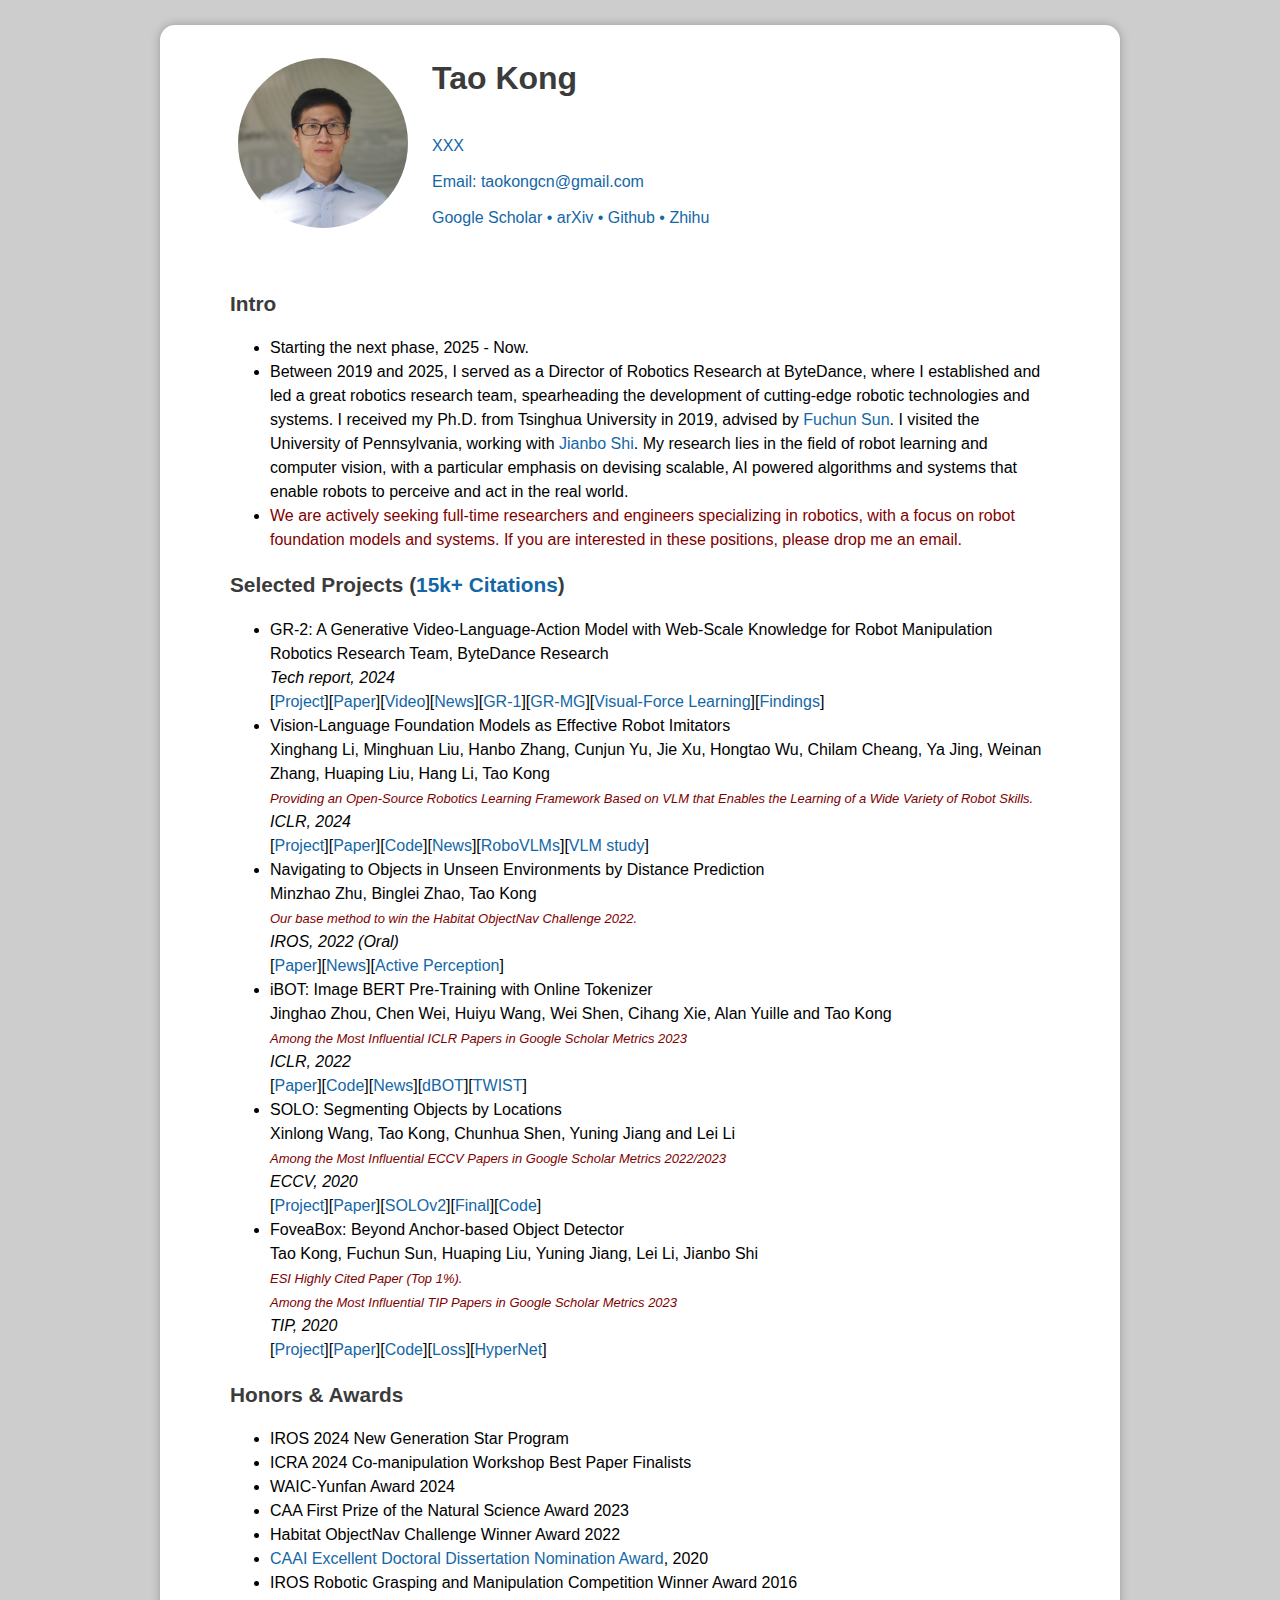
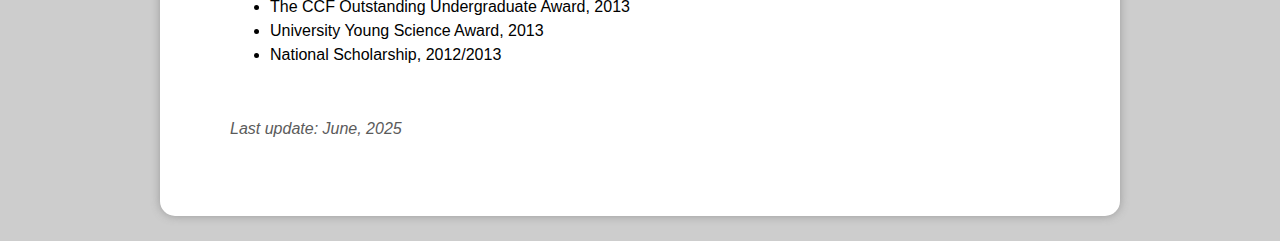
<file: index.html>
<html><head>
<title>Tao Kong</title>

<link href="https://stackpath.bootstrapcdn.com/bootstrap/4.1.3/css/bootstrap.min.css" rel="stylesheet" integrity="sha384-MCw98/SFnGE8fJT3GXwEOngsV7Zt27NXFoaoApmYm81iuXoPkFOJwJ8ERdknLPMO" crossorigin="anonymous">

<script src="https://code.jquery.com/jquery-3.1.1.slim.min.js" integrity="sha384-A7FZj7v+d/sdmMqp/nOQwliLvUsJfDHW+k9Omg/a/EheAdgtzNs3hpfag6Ed950n" crossorigin="anonymous"></script>

<style type="text/css">
 @import url("http://fonts.googleapis.com/css?family=Source+Sans+Pro:300,300italic,600,600italic");


	body
	{
	font-family:"Roboto",Helvetica,Arial,sans-serif;font-size:16px;line-height:1.5;font-weight:300;
    	background-color : #CDCDCD;
	}
    	.content
	{
    		width : 900px;
    		padding : 25px 30px;
    		margin : 25px auto;
    		background-color : #fff;
    		box-shadow: 0px 0px 10px #999;
    		border-radius: 15px; 
	}	
	table
	{
		padding: 5px;
	}
	
	table.pub_table,td.pub_td1,td.pub_td2
	{
		padding: 8px;
		width: 850px;
        border-collapse: separate;
        border-spacing: 15px;
        margin-top: -5px;
	}

	td.pub_td1
	{
		width:50px;
	}
    td.pub_td1 img
    {
        height:120px;
        width: 160px;
    }
	
	div#container
	{
		margin-left: auto;
		margin-right: auto;
		width: 820px;
		text-align: left;
		position: relative;
		background-color: #FFF;
	}
	div#DocInfo
	{
		color: #1367a7;
		height: 158px;
		margin-left: 20px;
	}
	h4,h3,h2,h1
	{
		color: #3B3B3B;
	}
	h2
	{
		font-size:130%;
	}
	p
	{
		color: #5B5B5B;
		margin-bottom: 50px;
	}
	p.caption
	{
		color: #9B9B9B;
		text-align: left;
		width: 600px;
	}
	p.caption2
	{
		color: #9B9B9B;
		text-align: left;
		width: 800px;
	}
	#header_img
	{
		position: absolute;
		top: 0px; right: 0px;
    }
	a:link,a:visited
	{
		color: #1367a7;
		text-decoration: none;
	}

    #mit_logo {
        position: absolute;
        left: 646px;
        top: 14px;
        width: 200px;
        height: 20px;
    }
   
    table.pub_table tr {
        outline: thin dotted #666666;
    }
    .papericon {
        border-radius: 8px; 
        -moz-box-shadow: 3px 3px 6px #888;
        -webkit-box-shadow: 3px 3px 6px #888;
        box-shadow: 3px 3px 6px #888;
        width: 180px;
	margin-top:5px;
	margin-left:5px;
	margin-bottom:5px;
    }

     .papericon_blank {

        width: 160px;
	margin-top:5px;
	margin-left:5px;
	margin-bottom:5px;
    }

    .media {
	outline: thin dotted #666666;
 	margin-bottom: 15px;	
	margin-left:10px;
    }
    .media-body {
	margin-top:5px;
	padding-left:20px;
    }
    .instructorphoto img {
	  width: 170px;
	  border-radius: 170px;
	  margin-bottom: 10px;
	}


.papers-selected h5, .papers-selected h4 { display : none; }
.papers-selected .publication { display : none; }
.paperhi-only { display : none; }
.papers-selected .paperhi { display : flex; }
.papers-selected .paperlo { display : none; }

.hidden>div {
	display:none;
}

.visible>div {
	display:block;
}
</style>
<!-- Global site tag (gtag.js) - Google Analytics -->
<script async src="https://www.googletagmanager.com/gtag/js?id=UA-23931362-2"></script>
<script>
  window.dataLayer = window.dataLayer || [];
  function gtag(){dataLayer.push(arguments);}
  gtag('js', new Date());

  gtag('config', 'UA-23931362-2');
</script>

<script type="text/javascript">
    var myPix = new Array("profile.jpg")
    function choosePic() {
        var randomNum = Math.floor(Math.random() * myPix.length);
        document.getElementById("myPicture").src = myPix[randomNum];
    };
</script>

<script>
$(document).ready(function() {
  $('.paperlo button').click(function() {
     $('.papers-container').addClass('papers-selected');
  });
  $('.paperhi button').click(function() {
     $('.papers-container').removeClass('papers-selected');
  });


	$('.text_container').addClass("hidden");

	$('.text_container').click(function() {
		var $this = $(this);

		if ($this.hasClass("hidden")) {
			$(this).removeClass("hidden").addClass("visible");
			$(this).removeClass("papericon");
		} else {
			$(this).removeClass("visible").addClass("hidden");
		}
	});


});
</script>

</head>

<body>
<div class="content">
	<div id="container">

	<table>
	<tbody><tr>
	<td><div class="instructorphoto"><img id="myPicture" src="profile.jpg" style="float:left;"></div></td>
	<script>choosePic();</script>
	<td>
	<div id="DocInfo">
		<h1>Tao Kong</h1><br>
        XXX<br><br>
        Email: <a href="mailto:taokongcn@gmail.com">taokongcn@gmail.com</a><br><br>
        <a href="https://scholar.google.com/citations?user=kSUXLPkAAAAJ&hl=en">Google Scholar</a> &bull; 
		<a href="https://arxiv.org/find/cs/1/au:+Kong_Tao/0/1/0/all/0/1">arXiv</a> &bull; 
		<a href="https://github.com/taokong">Github</a> &bull; 
		<a href="https://www.zhihu.com/people/kong-tao-72">Zhihu</a><br>
	</div><br>
    <!--
    <div id="mit_logo">
        <a href="http://www.mit.edu"><img src="image/mit.gif" height="170px" class="papericon" /></a>
    </div>
    -->
	</td>
	</tr>
	</tbody></table>
	<br>
	

<h2>Intro</h2>
<ul>
<li>​​Starting the next phase​, 2025 - Now.</li>
<li>Between 2019 and 2025, I served as a Director of Robotics Research at ByteDance, where I established and led a great robotics research team, 
	spearheading the development of cutting-edge robotic technologies and systems. 
    I received my Ph.D. from Tsinghua University in 2019, advised by <a href="https://scholar.google.com/citations?user=DbviELoAAAAJ&hl=en">Fuchun Sun</a>. 
    I visited the University of Pennsylvania, working with <a href="https://www.cis.upenn.edu/~jshi">Jianbo Shi</a>. 
	My research lies in the field of robot learning and computer vision, 
	with a particular emphasis on devising scalable, AI powered algorithms and systems that enable robots to perceive and act in the real world.
	<li><font color="#800000">We are actively seeking full-time researchers and engineers specializing in robotics, with a focus on robot foundation models and systems.
	If you are interested in these positions, please drop me an email.</a></font> </li>

</ul> 

<h2>Selected Projects (<a href="https://scholar.google.com/citations?hl=en&user=kSUXLPkAAAAJ&view_op=list_works&sortby=pubdate">15k+ Citations</a>)</h2>
<ul> 
      <li>
      <b>GR-2: A Generative Video-Language-Action Model with Web-Scale Knowledge for Robot Manipulation</b><br>
	     <font size=3px>
		Robotics Research Team, ByteDance Research<br>
	     	<i>Tech report, 2024 </i><br>
		     [<a href="https://gr2-manipulation.github.io">Project</a>][<a href="https://arxiv.org/pdf/2410.06158">Paper</a>][<a href="https://www.youtube.com/watch?v=FHH0r_QUmyo">Video</a>][<a href="https://mp.weixin.qq.com/s/h-69PKoCkPtj4_sq9589Tw">News</a>][<a href="https://gr1-manipulation.github.io/">GR-1</a>][<a href="https://arxiv.org/pdf/2408.14368">GR-MG</a>][<a href="https://arxiv.org/abs/2308.03624">Visual-Force Learning</a>][<a href="https://arxiv.org/abs/2308.03620">Findings</a>]<br>
	     </font>
	</li>

	<li>
      <b>Vision-Language Foundation Models as Effective Robot Imitators</b><br>
	     <font size=3px>
		     Xinghang Li, Minghuan Liu, Hanbo Zhang, Cunjun Yu, Jie Xu, Hongtao Wu, Chilam Cheang, Ya Jing, Weinan Zhang, Huaping Liu, Hang Li, Tao Kong<br>
		    <b><font size=2px><font color="#800000"><i>Providing an Open-Source Robotics Learning Framework Based on VLM that Enables the Learning of a Wide Variety of Robot Skills.</i></font></font></b> <br>
	     	     <i>ICLR, 2024 </i> <br>
		     [<a href="https://roboflamingo.github.io">Project</a>][<a href="https://arxiv.org/pdf/2311.01378">Paper</a>][<a href="https://github.com/RoboFlamingo/RoboFlamingo">Code</a>][<a href="https://mp.weixin.qq.com/s/rJ5nuV4Og_2BWJbLncHOiw">News</a>][<a href="https://robovlms.github.io">RoboVLMs</a>][<a href="https://arxiv.org/abs/2307.02469">VLM study</a>]<br>
	     </font>
	</li>
	
	<li>
      <b>Navigating to Objects in Unseen Environments by Distance Prediction</b><br>
             <font size=3px>
		     Minzhao Zhu, Binglei Zhao, Tao Kong<br>
		     <b><i><font color="#800000"><font size=2px>Our base method to win the Habitat ObjectNav Challenge 2022.</font></font></i></b> <br>
      		    <i>IROS, 2022 (Oral) </i> <br>
		     [<a href="https://arxiv.org/abs/2202.03735">Paper</a>][<a href="https://mp.weixin.qq.com/s/WxA9Y3U_eJSjqQfH1iXqHA">News</a>][<a href="https://arxiv.org/abs/2303.10936">Active Perception</a>]<br>
	     </font>
       </li>
	
	<li>
      <b>iBOT: Image BERT Pre-Training with Online Tokenizer</b><br>
	     <font size=3px>
		     Jinghao Zhou, Chen Wei, Huiyu Wang, Wei Shen, Cihang Xie, Alan Yuille and Tao Kong<br>
		     <b><font size=2px><font color="#800000"><i>Among the Most Influential ICLR Papers in Google Scholar Metrics 2023</i></font></font></b> <br>
		     <i>ICLR, 2022 </i> <br>
		     [<a href="https://arxiv.org/abs/2111.07832">Paper</a>][<a href="https://github.com/bytedance/ibot">Code</a>][<a href="https://mp.weixin.qq.com/s/TH7UazOVIhlk33d0Kvsgvg">News</a>][<a href="https://arxiv.org/abs/2209.03917">dBOT</a>][<a href="https://arxiv.org/abs/2110.07402">TWIST</a>]<br>
		</font> 
      </li>

      <li>
      <b>SOLO: Segmenting Objects by Locations</b><br>
	     <font size=3px>
		     Xinlong Wang, Tao Kong, Chunhua Shen, Yuning Jiang and Lei Li<br>
		     <b><font size=2px><font color="#800000"><i>Among the Most Influential ECCV Papers in Google Scholar Metrics 2022/2023</i></font></font></b> <br>
		     <i>ECCV, 2020 </i> <br>
		     [<a href="projects/solo">Project</a>][<a href="https://arxiv.org/abs/1912.04488">Paper</a>][<a href="https://arxiv.org/abs/2003.10152">SOLOv2</a>][<a href="https://arxiv.org/abs/2106.15947">Final</a>][<a href="https://github.com/WXinlong/SOLO">Code</a>]<br>
	      </font>
      </li>
	
      <li>
      <b>FoveaBox: Beyond Anchor-based Object Detector</b><br>
	     <font size=3px>
		     Tao Kong, Fuchun Sun, Huaping Liu, Yuning Jiang, Lei Li, Jianbo Shi<br>
		     <b><font size=2px><font color="#800000"><i>ESI Highly Cited Paper (Top 1%). </i></font></font></b> <br>
	      	     <b><font size=2px><font color="#800000"><i>Among the Most Influential TIP Papers in Google Scholar Metrics 2023 </i></font></font></b> <br>
	     	     <i>TIP, 2020 </i> <br>
		     [<a href="projects/FoveaBox">Project</a>][<a href="https://arxiv.org/abs/1904.03797">Paper</a>][<a href="https://github.com/taokong/FoveaBox">Code</a>][<a href="https://arxiv.org/abs/1901.06563">Loss</a>][<a href="https://arxiv.org/abs/1604.00600">HyperNet</a>]<br>
	     </font>
	</li>
	
</ul>


		
<h2>Honors & Awards</h2>
<ul> 
    <li>
    IROS 2024 New Generation Star Program 
    </li>
    <li>
	ICRA 2024 Co-manipulation Workshop Best Paper Finalists
    </li>
    <li>
    WAIC-Yunfan Award 2024
    </li>
    <li>
    CAA First Prize of the Natural Science Award 2023
    </li>
    <li>
    Habitat ObjectNav Challenge Winner Award 2022
    </li>
    <li>
    <a href="papers/CAAI-Tao.pdf">CAAI Excellent Doctoral Dissertation Nomination Award</a>, 2020
    </li>
    <li>
    IROS Robotic Grasping and Manipulation Competition Winner Award 2016
    </li>
    <li>
    The CCF Outstanding Undergraduate Award, 2013
    </li>
    <li>
    University Young Science Award, 2013
    </li>
    <li>
    National Scholarship, 2012/2013
    </li>
</ul>
	
<!-- 
<h2>Alumni</h2>
<ul> 
    <li>
    Feng Wang, intern at ByteDance, Tsinghua
    </li>
    <li>
    Jinghao Zhou, intern at ByteDance, CMU
    </li>
    <li>
    Yunfei Li, intern at ByteDance, Tsinghua
    </li>
    <li>
    Yiming Li, intern at ByteDance, CAS -> EPFL
    </li>
    <li>
    Ya Jing, intern at ByteDance, CAS -> ByteDance
    </li>
    <li>
    Ruihang Chu, intern at ByteDance, CUHK
    </li>
    <li>
    Yukang Chen, intern at ByteDance, CUHK
    </li>
    <li>
    Rufeng Zhang, intern at ByteDance, Tongji -> Baidu
    </li>
    <li>
    Mingxuan Jing, intern at ByteDance, Tsinghua -> CAS
    </li>
    <li>
    Xiaojian Ma, intern at ByteDance, Tsinghua -> UCLA
    </li>
    <li>
    Xinlong Wang, intern at ByteDance, Adelaide -> BAAI
    </li>
</ul> -->


<!-- <h2>Academic Service</h2>
<ul>    
    <li>
    Conference Reviewer: CVPR, ICCV, ECCV, NeurIPS, ICLR, etc.
    </li>
    <li>
    Journal Reviewer: TPAMI, IJCV, TIP, PR, etc.
    </li>
</ul> -->

<p></p>
<p align="left"><i>Last update: June, 2025</i> </p>
</body></html>
</file>
